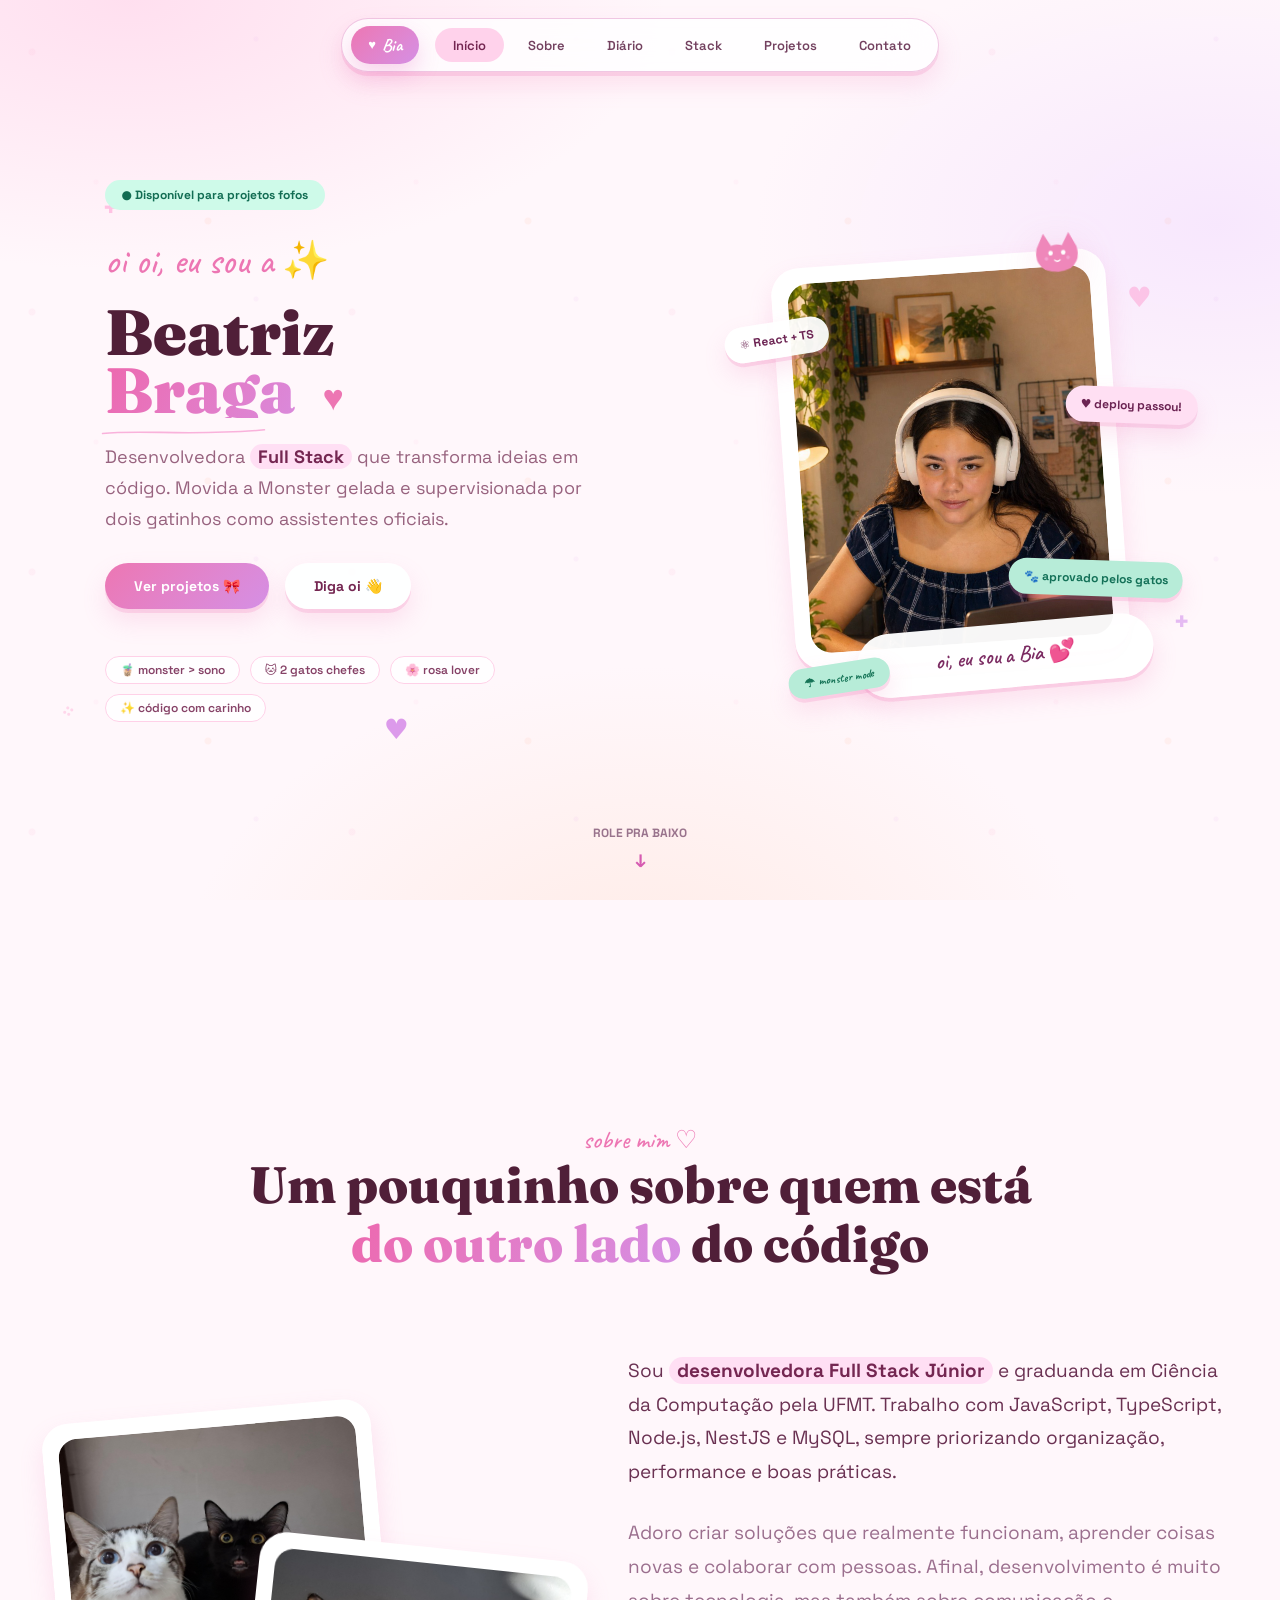
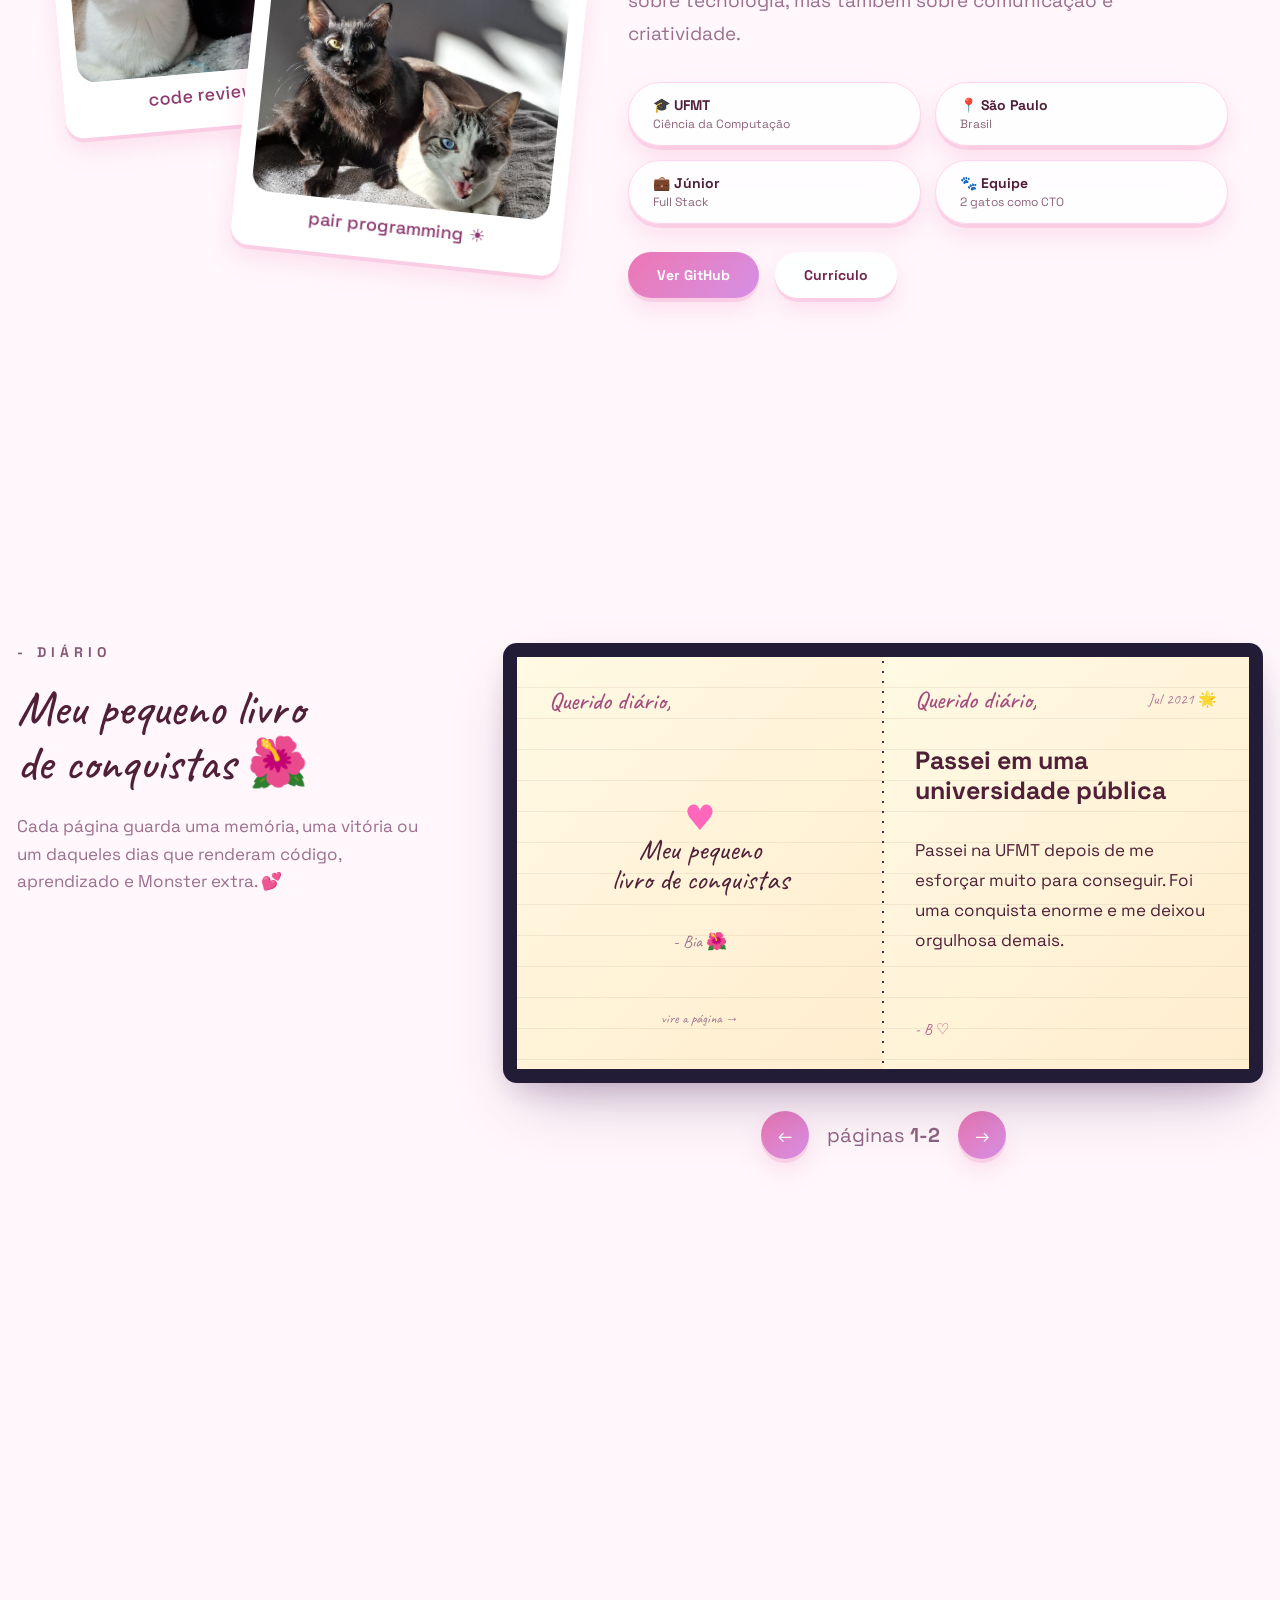
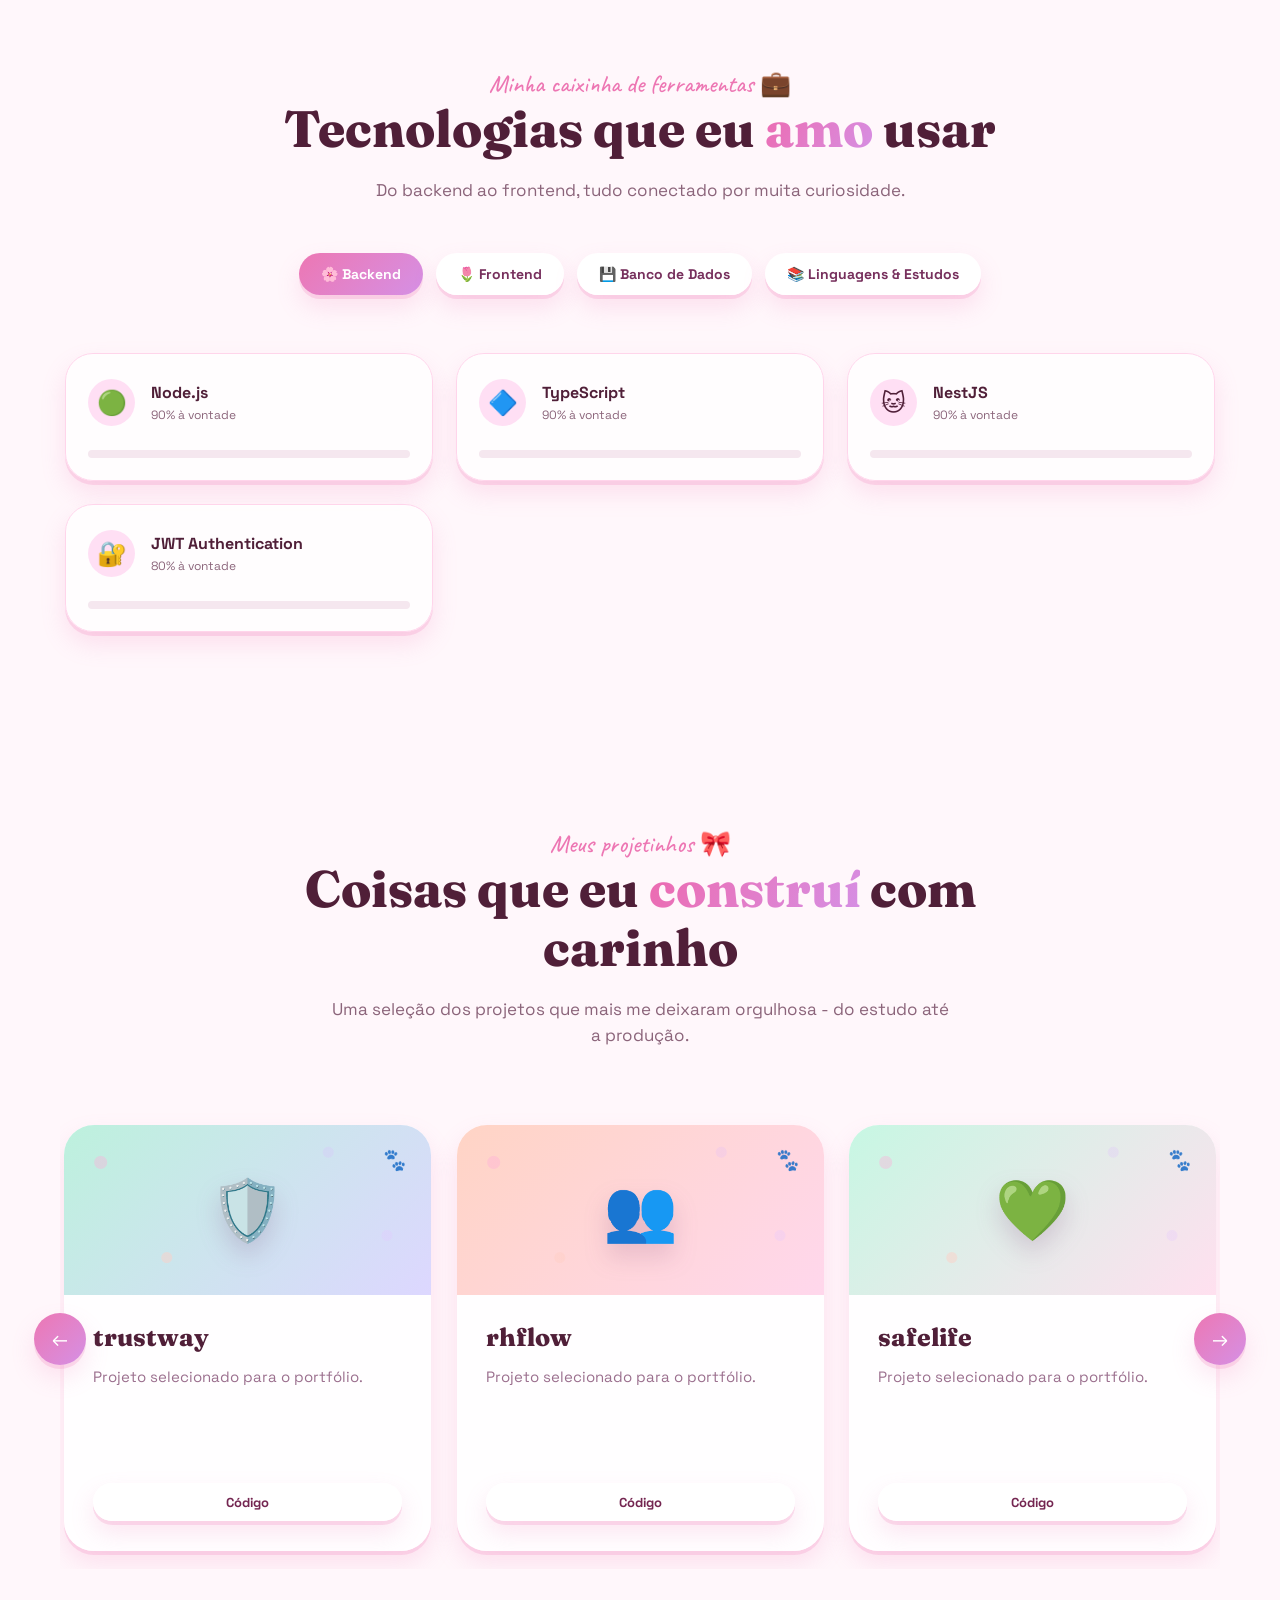
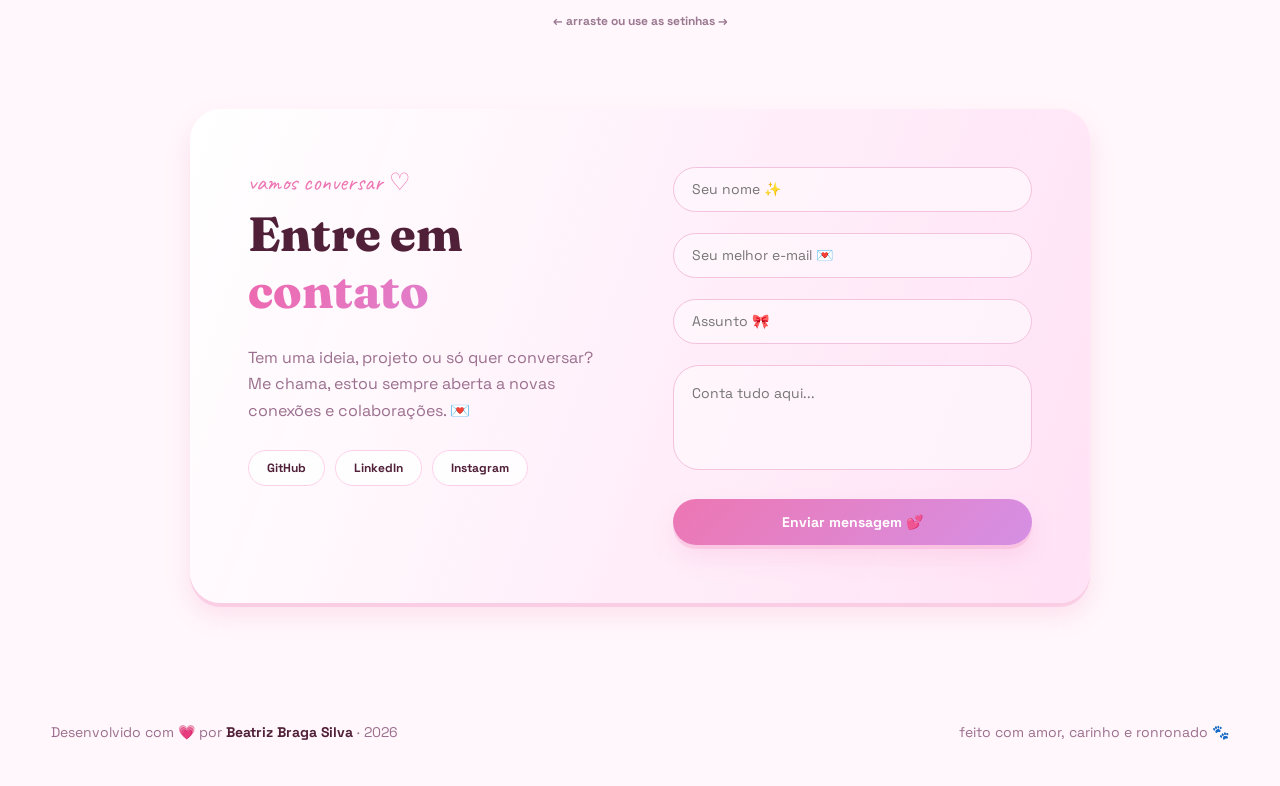
<file: index.html>
<!DOCTYPE html>
<html lang="pt-br">

<head>
  <meta charset="UTF-8">
  <meta name="viewport" content="width=device-width, initial-scale=1.0">
  <meta name="author" content="Beatriz Braga Silva">
  <meta name="description" content="Portfolio de Beatriz Braga Silva, desenvolvedora Full Stack.">
  <meta name="robots" content="index, follow">

  <link rel="preconnect" href="https://fonts.googleapis.com">
  <link rel="preconnect" href="https://fonts.gstatic.com" crossorigin>
  <link href="https://fonts.googleapis.com/css2?family=Caveat:wght@500;600;700&family=Fraunces:opsz,wght@9..144,700;9..144,800;9..144,900&family=Space+Grotesk:wght@400;500;600;700&display=swap" rel="stylesheet">
  <link rel="stylesheet" href="./assets/css/style.css">

  <title>Portfolio Beatriz Braga Silva</title>
</head>

<body>
  <div class="progress-bar" aria-hidden="true"></div>
  <div class="page-sparkles" aria-hidden="true">
    <span class="sparkle s1">+</span>
    <span class="sparkle s2">♥</span>
    <span class="sparkle s3">+</span>
    <span class="sparkle s4">♥</span>
    <span class="paw">::</span>
  </div>

  <header>
    <nav class="menu-content" aria-label="Menu principal">
      <a href="#hero" id="titulo"><span class="titulo-icon">♥</span> Bia</a>
      <button class="menu-toggle" type="button" aria-label="Abrir menu" aria-expanded="false" aria-controls="menu-list">
        <span></span>
        <span></span>
        <span></span>
      </button>
      <ul class="menu-list" id="menu-list">
        <li><a href="#hero" class="active">Início</a></li>
        <li><a href="#about">Sobre</a></li>
        <li><a href="#diary">Diário</a></li>
        <li><a href="#stack">Stack</a></li>
        <li><a href="#projects">Projetos</a></li>
        <li><a href="#contact">Contato</a></li>
        <li class="menu-close-item"><button class="menu-close" type="button">Fechar X</button></li>
      </ul>
    </nav>
  </header>

  <main>
    <section id="hero" class="hero-container page-section">
      <div class="hero-left">
        <span class="hero-badge">● Disponível para projetos fofos</span>
        <p class="hero-hello">oi oi, eu sou a <span>✨</span></p>
        <h1>Beatriz <span>Braga <b>♥</b></span></h1>
        <p class="hero-description">Desenvolvedora <strong>Full Stack</strong> que transforma ideias em código. Movida a Monster gelada e supervisionada por dois gatinhos como assistentes oficiais.</p>

        <div class="buttons-container">
          <a href="#projects" class="button button-primary">Ver projetos 🎀</a>
          <a href="#contact" class="button button-soft">Diga oi 👋</a>
        </div>

        <div class="hero-tags">
          <span>🧋 monster &gt; sono</span>
          <span>🐱 2 gatos chefes</span>
          <span>🌸 rosa lover</span>
          <span>✨ código com carinho</span>
        </div>
      </div>

      <div class="hero-right">
        <article class="hero-card" aria-label="Foto de Beatriz">
          <img src="./assets/img/eu.png" alt="Beatriz Braga Silva usando fone." class="hero-photo">
          <span class="hero-chip chip-one">⚛ React + TS</span>
          <span class="hero-chip chip-two">♥ deploy passou!</span>
          <span class="hero-chip chip-three">🐾 aprovado pelos gatos</span>
          <svg viewBox="0 0 64 64" class="hero-cat cat-face" aria-hidden="true">
            <path d="M10 30 L18 14 L26 28 Q32 26 38 28 L46 14 L54 30 Q58 46 46 54 Q32 60 18 54 Q6 46 10 30 Z" fill="currentColor"></path>
            <circle cx="25" cy="36" r="2.5" fill="#fff" class="blink"></circle>
            <circle cx="39" cy="36" r="2.5" fill="#fff" class="blink"></circle>
            <path d="M29 44 Q32 47 35 44" stroke="#fff" stroke-width="1.5" fill="none" stroke-linecap="round"></path>
            <circle cx="20" cy="42" r="2" fill="#f7b1db" opacity="0.7"></circle>
            <circle cx="44" cy="42" r="2" fill="#f7b1db" opacity="0.7"></circle>
          </svg>
          <div class="hero-card-footer"><span>☂ monster mode</span> oi, eu sou a Bia 💕</div>
        </article>
      </div>

      <a href="#about" class="scroll-hint" aria-label="Rolar para baixo">
        <span>ROLE PRA BAIXO</span>
        <strong>↓</strong>
      </a>
    </section>

    <section id="about" class="about-container page-section">
      <div class="section-title center-title">
        <p>sobre mim ♡</p>
        <h2>Um pouquinho sobre quem está <span>do outro lado</span> do código</h2>
      </div>

      <div class="about-grid">
        <div class="cat-polaroids">
          <figure class="polaroid polaroid-one">
            <img src="./assets/img/gatos.jpeg" alt="Dois gatos olhando para a camera.">
            <figcaption>code reviewers 🐾</figcaption>
          </figure>
          <figure class="polaroid polaroid-two">
            <img src="./assets/img/filhos.jpeg" alt="Dois gatos deitados juntos.">
            <figcaption>pair programming ☀</figcaption>
          </figure>
        </div>

        <div class="about-content">
          <p>Sou <strong>desenvolvedora Full Stack Júnior</strong> e graduanda em Ciência da Computação pela UFMT. Trabalho com JavaScript, TypeScript, Node.js, NestJS e MySQL, sempre priorizando organização, performance e boas práticas.</p>
          <p>Adoro criar soluções que realmente funcionam, aprender coisas novas e colaborar com pessoas. Afinal, desenvolvimento é muito sobre tecnologia, mas também sobre comunicação e criatividade.</p>

          <div class="about-facts">
            <span><b>🎓 UFMT</b><small>Ciência da Computação</small></span>
            <span><b>📍 São Paulo</b><small>Brasil</small></span>
            <span><b>💼 Júnior</b><small>Full Stack</small></span>
            <span><b>🐾 Equipe</b><small>2 gatos como CTO</small></span>
          </div>

          <div class="buttons-container">
            <a href="https://github.com/BiiaBraga" target="_blank" class="button button-primary">Ver GitHub</a>
            <a href="./assets/Curriculo2026.pdf" target="_blank" class="button button-soft">Currículo</a>
          </div>
        </div>
      </div>
    </section>

    <section id="diary" class="diary-container page-section">
      <div class="diary-copy">
        <p class="eyebrow">- DIÁRIO</p>
        <h2>Meu pequeno livro<br>de conquistas 🌺</h2>
        <p>Cada página guarda uma memória, uma vitória ou um daqueles dias que renderam código, aprendizado e Monster extra. 💕</p>
      </div>

      <div class="diary-book-wrap">
        <article class="book">
          <div class="book-page cover-page" id="diary-left-cover">
            <div class="page-lines">
              <h3>Querido diário,</h3>
              <div class="cover-mark">♥</div>
              <p>Meu pequeno<br>livro de conquistas</p>
              <small>- Bia 🌺</small>
              <span>vire a página →</span>
            </div>
          </div>
          <div class="book-page story-page story-page-left" id="diary-left-story" hidden>
            <div class="page-lines">
              <div class="story-top">
                <h3>Querido diário,</h3>
                <small id="diary-left-date"></small>
              </div>
              <h4 id="diary-left-title"></h4>
              <p id="diary-left-text"></p>
              <small class="signature">- B ♡</small>
            </div>
          </div>
          <div class="book-page story-page">
            <div class="page-lines">
              <div class="story-top">
                <h3>Querido diário,</h3>
                <small id="diary-date"></small>
              </div>
              <h4 id="diary-title"></h4>
              <p id="diary-text"></p>
              <small class="signature">- B ♡</small>
            </div>
          </div>
          <div class="turn-page" aria-hidden="true"></div>
        </article>

        <div class="diary-controls">
          <button class="round-btn" type="button" data-diary="prev" aria-label="Pagina anterior">←</button>
          <span>páginas <b id="diary-page">1-2</b></span>
          <button class="round-btn active" type="button" data-diary="next" aria-label="Proxima pagina">→</button>
        </div>
      </div>
    </section>

    <section id="stack" class="stack-container page-section">
      <div class="section-title center-title">
        <p>Minha caixinha de ferramentas 💼</p>
        <h2>Tecnologias que eu <span>amo</span> usar</h2>
        <small>Do backend ao frontend, tudo conectado por muita curiosidade.</small>
      </div>

      <div class="stack-tabs" role="tablist" aria-label="Categorias de tecnologias">
        <button class="tab active" type="button" data-stack="backend">🌸 Backend</button>
        <button class="tab" type="button" data-stack="frontend">🌷 Frontend</button>
        <button class="tab" type="button" data-stack="database">💾 Banco de Dados</button>
        <button class="tab" type="button" data-stack="languages">📚 Linguagens & Estudos</button>
      </div>

      <div class="skills-grid" aria-live="polite"></div>
    </section>

    <section id="projects" class="projects-container page-section">
      <div class="section-title center-title">
        <p>Meus projetinhos 🎀</p>
        <h2>Coisas que eu <span>construí</span> com carinho</h2>
        <small>Uma seleção dos projetos que mais me deixaram orgulhosa - do estudo até a produção.</small>
      </div>

      <div class="project-slider">
        <button class="project-arrow prev" type="button" data-project="prev" aria-label="Projeto anterior">←</button>
        <div class="project-track" aria-live="polite">
          <p class="project-loading">Carregando projetos do GitHub...</p>
        </div>
        <button class="project-arrow next" type="button" data-project="next" aria-label="Proximo projeto">→</button>
      </div>
      <p class="drag-note">← arraste ou use as setinhas →</p>
    </section>

    <section id="contact" class="contact-container page-section">
      <div class="contact-card">
        <article class="contact-info">
          <p>vamos conversar ♡</p>
          <h2>Entre em <span>contato</span></h2>
          <p>Tem uma ideia, projeto ou só quer conversar? Me chama, estou sempre aberta a novas conexões e colaborações. 💌</p>
          <div class="social-links">
            <a href="https://github.com/BiiaBraga" target="_blank">GitHub</a>
            <a href="https://www.linkedin.com/in/beatriz-braga-silva/" target="_blank">LinkedIn</a>
            <a href="https://www.instagram.com/biia.braga?igsh=MTF4MnFmMGYwNDZwcg%3D%3D&utm_source=qr" target="_blank">Instagram</a>
          </div>
        </article>

        <form id="formulario" action="https://formsubmit.co/3f2cd6b21401178026ce277d182ceff5" method="POST">
          <input type="hidden" name="_next" value="https://biiabraga.github.io/Portfolio/success.html">
          <input type="hidden" name="_captcha" value="false">

          <input id="nome" name="nome" type="text" placeholder="Seu nome ✨">
          <span id="erro-nome"></span>
          <input id="email" name="email" type="email" placeholder="Seu melhor e-mail 💌">
          <span id="erro-email"></span>
          <input id="assunto" name="assunto" type="text" placeholder="Assunto 🎀">
          <span id="erro-assunto"></span>
          <textarea id="mensagem" name="mensagem" placeholder="Conta tudo aqui..."></textarea>
          <span id="erro-mensagem"></span>
          <button class="button button-primary" type="submit">Enviar mensagem 💕</button>
        </form>
      </div>
    </section>
  </main>

  <footer>
    <span>Desenvolvido com 💗 por <strong>Beatriz Braga Silva</strong> · 2026</span>
    <span>feito com amor, carinho e ronronado 🐾</span>
  </footer>

  <script src="./assets/js/script.js?v=20260530-success"></script>
</body>

</html>
</file>
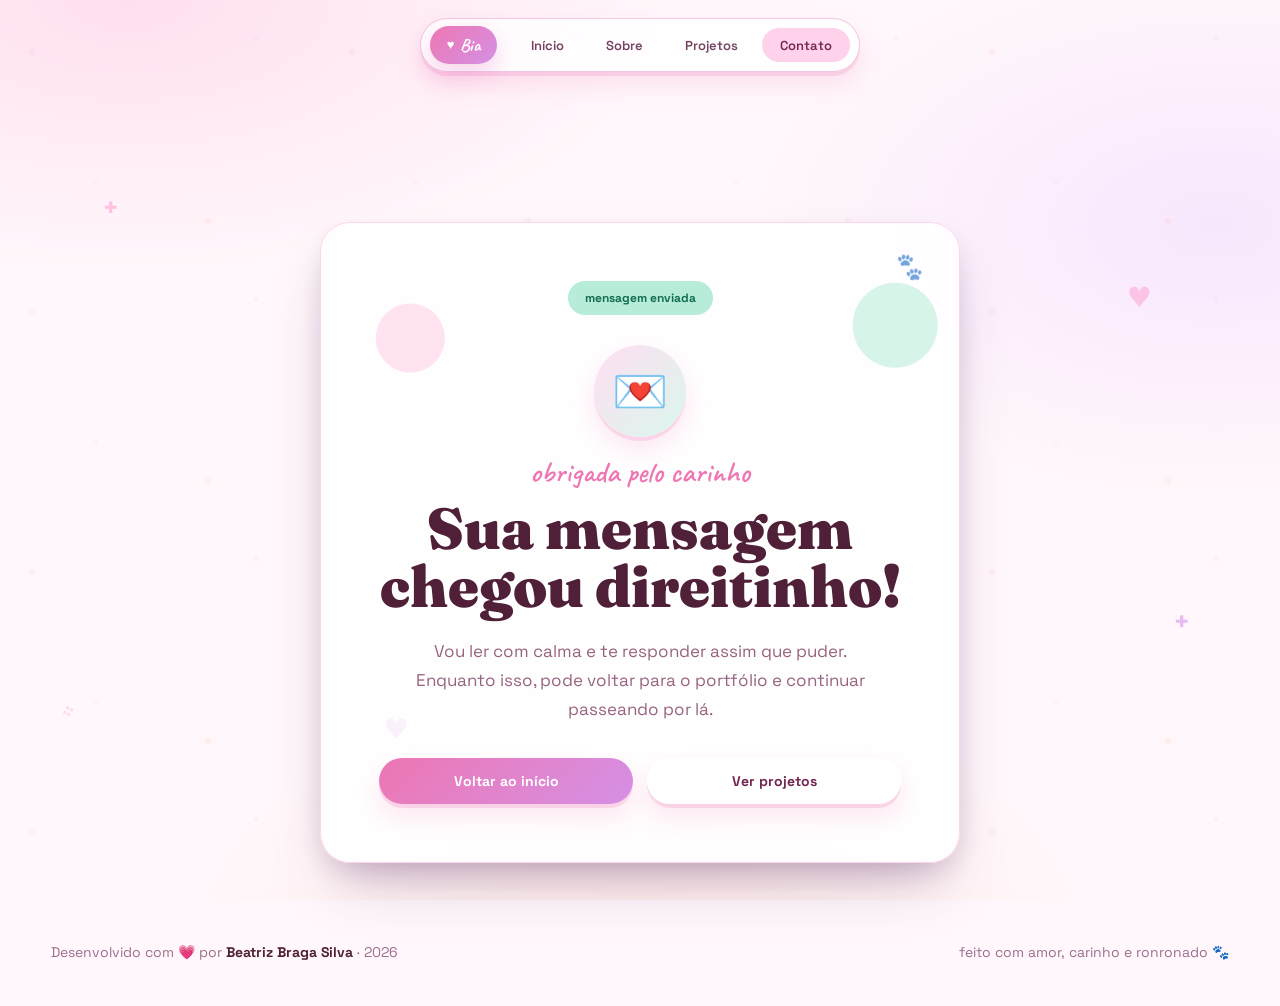
<file: success.html>
<!DOCTYPE html>
<html lang="pt-br">

<head>
  <meta charset="UTF-8">
  <meta name="viewport" content="width=device-width, initial-scale=1.0">
  <meta name="author" content="Beatriz Braga Silva">
  <meta name="description" content="Mensagem enviada com sucesso para Beatriz Braga Silva.">
  <meta name="robots" content="noindex, follow">

  <link rel="preconnect" href="https://fonts.googleapis.com">
  <link rel="preconnect" href="https://fonts.gstatic.com" crossorigin>
  <link href="https://fonts.googleapis.com/css2?family=Caveat:wght@500;600;700&family=Fraunces:opsz,wght@9..144,700;9..144,800;9..144,900&family=Space+Grotesk:wght@400;500;600;700&display=swap" rel="stylesheet">
  <link rel="stylesheet" href="./assets/css/style.css">

  <title>Mensagem enviada | Beatriz Braga</title>
</head>

<body class="success-page">
  <div class="page-sparkles" aria-hidden="true">
    <span class="sparkle s1">+</span>
    <span class="sparkle s2">♥</span>
    <span class="sparkle s3">+</span>
    <span class="sparkle s4">♥</span>
    <span class="paw">::</span>
  </div>

  <header>
    <nav class="menu-content" aria-label="Menu principal">
      <a href="./index.html#hero" id="titulo"><span class="titulo-icon">♥</span> Bia</a>
      <ul class="menu-list">
        <li><a href="./index.html#hero">Início</a></li>
        <li><a href="./index.html#about">Sobre</a></li>
        <li><a href="./index.html#projects">Projetos</a></li>
        <li><a href="./index.html#contact" class="active">Contato</a></li>
      </ul>
    </nav>
  </header>

  <main class="success-main">
    <section class="success-card" aria-labelledby="success-title">
      <span class="success-badge">mensagem enviada</span>
      <div class="success-icon" aria-hidden="true">💌</div>
      <p class="success-kicker">obrigada pelo carinho</p>
      <h1 id="success-title">Sua mensagem chegou direitinho!</h1>
      <p>Vou ler com calma e te responder assim que puder. Enquanto isso, pode voltar para o portfólio e continuar passeando por lá.</p>
      <div class="success-actions">
        <a class="button button-primary" href="./index.html#hero">Voltar ao início</a>
        <a class="button button-soft" href="./index.html#projects">Ver projetos</a>
      </div>
    </section>
  </main>

  <footer>
    <span>Desenvolvido com 💗 por <strong>Beatriz Braga Silva</strong> · 2026</span>
    <span>feito com amor, carinho e ronronado 🐾</span>
  </footer>
</body>

</html>
</file>
<file: assets/css/style.css>
* {
  box-sizing: border-box;
  margin: 0;
  padding: 0;
}

:root {
  --font-display: "Fraunces", serif;
  --font-sans: "Space Grotesk", ui-sans-serif, system-ui, sans-serif;
  --font-hand: "Caveat", cursive;
  --ink: oklch(0.32 0.08 350);
  --muted: oklch(0.55 0.06 345);
  --pink: oklch(0.72 0.16 350);
  --pink-2: oklch(0.75 0.14 320);
  --pink-soft: oklch(0.95 0.06 350);
  --mint: oklch(0.9 0.06 170);
  --butter: oklch(0.95 0.07 95);
  --paper: oklch(0.985 0.012 350);
  --white: #fff;
  --gradient-text: linear-gradient(120deg, oklch(0.7 0.18 350), oklch(0.75 0.14 320));
  --shadow: 0 8px 24px oklch(0.72 0.16 350 / 0.18);
  --shadow-sticker: 0 4px 0 oklch(0.72 0.16 350 / 0.2), 0 12px 24px oklch(0.72 0.16 350 / 0.18);
  --shadow-strong: 0 30px 60px -20px oklch(0.4 0.1 320 / 0.35), 0 12px 30px -10px oklch(0.4 0.1 320 / 0.25);
  --wide: min(92vw, 1180px);
}

html {
  scroll-behavior: smooth;
  scrollbar-color: #f27ac1 #fff2fa;
  scrollbar-width: thin;
}

body {
  min-height: 100vh;
  color: var(--ink);
  font-family: var(--font-sans);
  background:
    radial-gradient(ellipse 70% 50% at 10% 0%, oklch(0.92 0.06 350 / 0.7), transparent 60%),
    radial-gradient(ellipse 60% 50% at 95% 25%, oklch(0.92 0.06 310 / 0.55), transparent 60%),
    radial-gradient(ellipse 60% 60% at 50% 110%, oklch(0.93 0.07 40 / 0.4), transparent 60%),
    oklch(0.985 0.012 350);
  background-attachment: fixed;
  overflow-x: hidden;
}

::-webkit-scrollbar {
  width: 12px;
}

::-webkit-scrollbar-track {
  background: #fff2fa;
}

::-webkit-scrollbar-thumb {
  border: 3px solid #fff2fa;
  border-radius: 999px;
  background: linear-gradient(#f476bf, #d783df);
}

body::before {
  content: "";
  position: fixed;
  inset: 0;
  z-index: -2;
  background:
    radial-gradient(circle at 10% 20%, oklch(0.85 0.1 350 / 0.12) 0 3px, transparent 4px),
    radial-gradient(circle at 80% 15%, oklch(0.85 0.1 320 / 0.12) 0 2px, transparent 3px),
    radial-gradient(circle at 30% 70%, oklch(0.85 0.1 350 / 0.08) 0 2px, transparent 3px),
    radial-gradient(circle at 65% 85%, oklch(0.85 0.1 40 / 0.12) 0 3px, transparent 4px);
  background-size: 320px 260px;
  pointer-events: none;
}

a {
  color: inherit;
  text-decoration: none;
}

button,
input,
textarea {
  font: inherit;
}

.progress-bar {
  position: fixed;
  inset: 0 auto auto 0;
  z-index: 2000;
  width: 0;
  height: 5px;
  border-radius: 0 999px 999px 0;
  background: linear-gradient(90deg, #ff71bd, #e28bdd, #ff9b75);
  box-shadow: 0 8px 20px rgba(242, 92, 177, 0.35);
}

.page-sparkles {
  position: fixed;
  inset: 0;
  z-index: -1;
  pointer-events: none;
}

.sparkle,
.paw {
  position: absolute;
  color: oklch(0.85 0.12 350 / 0.7);
  font-weight: 700;
  font-size: 28px;
  animation: float-slow 6s ease-in-out infinite;
}

.s1 { left: 8%; top: 21%; }
.s2 { right: 10%; top: 31%; color: rgba(255, 121, 188, 0.34); }
.s3 { right: 7%; top: 67%; color: rgba(180, 77, 230, 0.35); }
.s4 { left: 30%; top: 79%; color: rgba(191, 79, 222, 0.55); }
.paw {
  left: 5%;
  bottom: 20%;
  width: 18px;
  height: 18px;
  color: rgba(255, 152, 204, 0.34);
  font-size: 16px;
  transform: rotate(35deg);
}

header {
  position: sticky;
  top: 18px;
  z-index: 1000;
  width: fit-content;
  max-width: calc(100vw - 24px);
  margin: 18px auto 0;
  padding: 7px 9px;
  border: 1px solid rgba(234, 177, 216, 0.7);
  border-radius: 999px;
  background: oklch(1 0 0 / 0.7);
  box-shadow: var(--shadow-sticker);
  backdrop-filter: blur(22px);
  -webkit-backdrop-filter: blur(22px);
}

.menu-content,
.menu-list {
  display: flex;
  align-items: center;
}

.menu-content {
  gap: 16px;
}

.menu-list {
  gap: 6px;
  list-style: none;
}

.menu-toggle,
.menu-close-item {
  display: none;
}

.menu-toggle,
.menu-close {
  border: 0;
  cursor: pointer;
  font: inherit;
}

.menu-toggle {
  position: relative;
  width: 28px;
  height: 34px;
  border-radius: 999px;
  color: #743158;
  background: transparent;
}

.menu-toggle span {
  position: absolute;
  left: 50%;
  width: 19px;
  height: 2px;
  margin: 0;
  border-radius: 999px;
  background: currentColor;
  transform: translateX(-50%);
}

.menu-toggle span:nth-child(1) {
  top: 11px;
}

.menu-toggle span:nth-child(2) {
  top: 16px;
}

.menu-toggle span:nth-child(3) {
  top: 21px;
}

#titulo {
  display: inline-flex;
  align-items: center;
  gap: 6px;
  padding: 8px 17px;
  border-radius: 999px;
  color: #fff;
  font-family: var(--font-hand);
  font-size: 18px;
  font-weight: 700;
  background: linear-gradient(135deg, var(--pink), var(--pink-2));
  box-shadow: 0 10px 22px rgba(221, 78, 171, 0.22);
}

.titulo-icon {
  font-size: 13px;
}

.menu-list a {
  display: inline-flex;
  align-items: center;
  justify-content: center;
  min-height: 34px;
  padding: 0 18px;
  border-radius: 999px;
  color: #73415f;
  font-size: 13px;
  font-weight: 600;
  transition: 0.25s ease;
}

.menu-list a:hover,
.menu-list a.active {
  color: oklch(0.4 0.12 350);
  background: oklch(0.92 0.07 350);
}

.page-section {
  width: var(--wide);
  margin: 0 auto;
  scroll-margin-top: 90px;
}

.hero-container {
  position: relative;
  display: grid;
  grid-template-columns: minmax(390px, 480px) minmax(360px, 450px);
  align-items: center;
  justify-content: center;
  gap: clamp(100px, 11vw, 190px);
  min-height: calc(100vh - 78px);
  padding: 42px 0 126px;
}

.hero-left {
  display: flex;
  flex-direction: column;
  align-items: flex-start;
  transform: translateY(10px);
}

.hero-badge {
  display: inline-flex;
  align-items: center;
  margin-bottom: 27px;
  padding: 7px 17px;
  border-radius: 999px;
  color: #126d53;
  background: oklch(0.95 0.05 170);
  font-size: 12px;
  font-weight: 700;
}

.hero-hello {
  margin-bottom: 19px;
  color: var(--pink);
  font-family: var(--font-hand);
  font-size: 38px;
  font-weight: 500;
}

.hero-left h1 {
  color: var(--ink);
  font-family: var(--font-display);
  font-size: clamp(64px, 5vw, 88px);
  font-weight: 900;
  line-height: 0.9;
}

.hero-left h1 span {
  position: relative;
  display: block;
  width: fit-content;
  background: var(--gradient-text);
  background-clip: text;
  -webkit-background-clip: text;
  color: transparent;
}

.hero-left h1 span::after {
  content: "";
  position: absolute;
  left: -4px;
  bottom: -24px;
  width: calc(100% - 74px);
  height: 20px;
  background-image: url("data:image/svg+xml,%3Csvg width='320' height='24' viewBox='0 0 320 24' xmlns='http://www.w3.org/2000/svg'%3E%3Cpath d='M3 15 C78 7 170 22 317 10' fill='none' stroke='%23f8a1d4' stroke-width='3' stroke-linecap='round'/%3E%3C/svg%3E");
  background-repeat: no-repeat;
  background-size: 100% 100%;
  opacity: 0.8;
  transform: rotate(-0.4deg);
  transform-origin: left center;
}

.hero-left h1 b {
  position: relative;
  z-index: 1;
  display: inline-block;
  margin-left: 16px;
  color: var(--pink);
  font-size: 36px;
  vertical-align: middle;
}

.hero-description {
  max-width: 500px;
  margin-top: 24px;
  color: #98637f;
  font-size: 18px;
  line-height: 1.72;
}

.hero-description strong,
.about-content strong {
  padding: 1px 8px;
  border-radius: 999px;
  color: oklch(0.4 0.12 350);
  background: var(--pink-soft);
  font-weight: 800;
}

.buttons-container {
  display: flex;
  flex-wrap: wrap;
  gap: 16px;
  margin-top: 28px;
}

.button {
  display: inline-flex;
  align-items: center;
  justify-content: center;
  min-height: 46px;
  padding: 0 29px;
  border: 0;
  border-radius: 999px;
  cursor: pointer;
  font-size: 14px;
  font-weight: 800;
  transition: 0.25s ease;
}

.button-primary {
  color: #fff;
  background: linear-gradient(135deg, var(--pink), var(--pink-2));
  box-shadow: var(--shadow-sticker);
}

.button-soft {
  color: oklch(0.4 0.12 350);
  background: oklch(1 0 0 / 0.9);
  box-shadow: var(--shadow-sticker);
}

.button:hover {
  transform: translateY(-3px);
}

.hero-tags {
  display: flex;
  flex-wrap: wrap;
  gap: 10px;
  margin-top: 47px;
}

.hero-tags span,
.project-tags span {
  padding: 5px 14px;
  border: 1px solid #ffd1e8;
  border-radius: 999px;
  color: #864267;
  background: rgba(255, 255, 255, 0.82);
  font-size: 12px;
  font-weight: 600;
}

.hero-right {
  display: flex;
  justify-content: center;
  transform: translateY(18px);
}

.hero-card {
  position: relative;
  width: clamp(335px, 25vw, 430px);
  padding: 16px;
  border-radius: 28px;
  background: oklch(1 0 0 / 0.96);
  box-shadow: var(--shadow-sticker);
  transform: rotate(-4deg);
}

.hero-photo {
  display: block;
  width: 100%;
  aspect-ratio: 0.82 / 1;
  border-radius: 21px;
  object-fit: cover;
  object-position: center 25%;
}

.hero-chip {
  position: absolute;
  display: inline-flex;
  align-items: center;
  justify-content: center;
  min-height: 36px;
  padding: 0 15px;
  border-radius: 999px;
  color: #6c2453;
  background: oklch(1 0 0 / 0.94);
  box-shadow: var(--shadow-sticker);
  font-size: 12px;
  font-weight: 800;
  white-space: nowrap;
}

.chip-one { top: 52px; left: -50px; transform: rotate(-5deg); }
.chip-two { top: 142px; right: -83px; transform: rotate(6deg); background: #ffdff3; }
.chip-three { right: -56px; bottom: 54px; transform: rotate(6deg); color: #147158; background: var(--mint); }

.hero-card-footer {
  position: absolute;
  right: -22px;
  bottom: -31px;
  left: 60px;
  display: flex;
  align-items: center;
  justify-content: center;
  min-height: 64px;
  padding: 15px 28px;
  border-radius: 999px;
  color: #7b2b62;
  background: oklch(1 0 0 / 0.96);
  box-shadow: var(--shadow-sticker);
  font-family: var(--font-hand);
  font-size: 22px;
  font-weight: 600;
  text-align: center;
  transform: rotate(-1deg);
}

.hero-card-footer span {
  position: absolute;
  left: -70px;
  bottom: 9px;
  padding: 7px 16px;
  border-radius: 999px;
  color: #157356;
  background: var(--mint);
  font-size: 12px;
  font-weight: 800;
  white-space: nowrap;
  box-shadow: var(--shadow-sticker);
  transform: rotate(-4deg);
}

.hero-cat {
  position: absolute;
  top: -30px;
  right: 18px;
  width: 58px;
  height: 58px;
  color: oklch(0.75 0.14 350);
  filter: drop-shadow(0 10px 20px oklch(0.72 0.16 350 / 0.24));
  animation: float-slow 6s ease-in-out infinite;
}

.blink {
  animation: blink 4s ease-in-out infinite;
  transform-origin: center;
}

.scroll-hint {
  position: absolute;
  left: 50%;
  bottom: 22px;
  display: flex;
  flex-direction: column;
  align-items: center;
  gap: 8px;
  color: #99738c;
  font-size: 12px;
  font-weight: 700;
  transform: translateX(-50%);
}

.scroll-hint strong {
  color: #d65bb1;
  font-size: 18px;
  animation: bob 1.8s ease-in-out infinite;
}

@keyframes bob {
  50% { transform: translateY(8px); }
}

@keyframes float-slow {
  0%,
  100% {
    transform: translateY(0) rotate(0deg);
  }

  50% {
    transform: translateY(-12px) rotate(-2deg);
  }
}

@keyframes wiggle {
  0%,
  100% {
    transform: rotate(-3deg);
  }

  50% {
    transform: rotate(3deg);
  }
}

@keyframes blink {
  0%,
  90%,
  100% {
    transform: scaleY(1);
  }

  95% {
    transform: scaleY(0.1);
  }
}

.section-title {
  max-width: 850px;
}

.center-title {
  margin: 0 auto;
  text-align: center;
}

.section-title p {
  color: var(--pink);
  font-family: var(--font-hand);
  font-size: 25px;
  font-weight: 500;
}

.section-title h2 {
  color: var(--ink);
  font-family: var(--font-display);
  font-size: clamp(42px, 4vw, 60px);
  font-weight: 800;
  line-height: 1.15;
}

.section-title h2 span {
  background: var(--gradient-text);
  background-clip: text;
  -webkit-background-clip: text;
  color: transparent;
  font-weight: 800;
}

.section-title small {
  display: block;
  max-width: 620px;
  margin: 18px auto 0;
  color: var(--muted);
  font-size: 17px;
  line-height: 1.55;
}

.about-container {
  min-height: 940px;
  padding-top: 230px;
  padding-bottom: 130px;
}

.about-grid {
  display: grid;
  grid-template-columns: 470px minmax(420px, 600px);
  align-items: center;
  justify-content: center;
  gap: 105px;
  margin-top: 80px;
}

.cat-polaroids {
  position: relative;
  min-height: 430px;
}

.polaroid {
  position: absolute;
  width: 330px;
  padding: 16px 16px 22px;
  border-radius: 27px 27px 18px 18px;
  background: #fff;
  box-shadow: var(--shadow-sticker);
  text-align: center;
}

.polaroid-one {
  z-index: 1;
}

.polaroid-two {
  z-index: 2;
}

.polaroid img {
  display: block;
  width: 100%;
  aspect-ratio: 1.22 / 1;
  border-radius: 19px;
  object-fit: cover;
}

.polaroid figcaption {
  margin-top: 10px;
  color: #8d3a70;
  font-size: 18px;
  font-weight: 500;
}

.polaroid-one {
  top: 0;
  left: 0;
  transform: rotate(-5deg);
}

.polaroid-two {
  right: -52px;
  bottom: -20px;
  transform: rotate(6deg);
}

.about-content p {
  color: #6a3152;
  font-size: 19px;
  line-height: 1.78;
}

.about-content p + p {
  margin-top: 27px;
  color: #9b6f8e;
}

.about-facts {
  display: grid;
  grid-template-columns: repeat(2, minmax(0, 1fr));
  gap: 14px;
  margin-top: 31px;
}

.about-facts span {
  display: flex;
  flex-direction: column;
  gap: 2px;
  min-height: 62px;
  padding: 13px 24px;
  border: 1px solid #ffd4eb;
  border-radius: 999px;
  background: oklch(1 0 0 / 0.7);
  backdrop-filter: blur(20px);
  box-shadow: var(--shadow-sticker);
}

.about-facts b {
  font-size: 14px;
  font-weight: 800;
}

.about-facts small {
  color: var(--muted);
  font-size: 12px;
}

.diary-container {
  display: grid;
  grid-template-columns: 410px 760px;
  align-items: start;
  justify-content: center;
  gap: 76px;
  min-height: 820px;
  margin-top: 120px;
  margin-bottom: 150px;
  padding-top: 95px;
}

.eyebrow {
  margin-bottom: 20px;
  color: #855a78;
  font-size: 14px;
  font-weight: 700;
  letter-spacing: 5px;
}

.diary-copy h2 {
  font-family: var(--font-hand);
  font-size: 49px;
  font-weight: 500;
  line-height: 1.12;
}

.diary-copy > p:not(.eyebrow) {
  margin-top: 22px;
  color: #9b6f8e;
  font-size: 17px;
  line-height: 1.62;
}

.diary-book-wrap {
  display: flex;
  flex-direction: column;
  align-items: center;
}

.diary-controls {
  display: flex;
  align-items: center;
  justify-content: center;
  gap: 18px;
  margin-top: 28px;
  color: #8e6382;
  font-size: 20px;
}

.round-btn,
.project-arrow {
  display: grid;
  place-items: center;
  border: 0;
  border-radius: 999px;
  cursor: pointer;
  color: #a63a7b;
  background: #fff;
  box-shadow: var(--shadow-sticker);
}

[hidden] {
  display: none !important;
}

.round-btn {
  width: 48px;
  height: 48px;
  color: #fff;
  background: linear-gradient(135deg, var(--pink), var(--pink-2));
  font-size: 18px;
}

.round-btn.active {
  color: #fff;
  background: linear-gradient(135deg, var(--pink), var(--pink-2));
}

.book {
  position: relative;
  display: grid;
  grid-template-columns: 1fr 1fr;
  width: 760px;
  height: 440px;
  padding: 14px;
  border: 0;
  border-radius: 14px;
  background: oklch(0.25 0.05 295);
  box-shadow: var(--shadow-strong);
  overflow: hidden;
  perspective: 1600px;
}

.book-page {
  position: relative;
  height: 100%;
  padding: 28px 32px;
  --paper-line: 30px;
  background:
    repeating-linear-gradient(to bottom, transparent 0 var(--paper-line), oklch(0.85 0.04 70 / 0.35) var(--paper-line) calc(var(--paper-line) + 1px)),
    linear-gradient(135deg, oklch(0.985 0.03 90) 0%, oklch(0.96 0.05 70) 100%);
  overflow: hidden;
}

.book-page::before {
  content: none;
  position: absolute;
  inset: 24px 28px 24px;
  background: repeating-linear-gradient(
    to bottom,
    transparent 0,
    transparent 28px,
    rgba(194, 151, 88, 0.25) 29px,
    rgba(194, 151, 88, 0.25) 30px
  );
  pointer-events: none;
}

.page-lines {
  position: relative;
  z-index: 1;
  width: 100%;
  height: 100%;
}

.cover-page {
  display: flex;
  flex-direction: column;
  align-items: center;
  justify-content: center;
  border-right: 0;
  text-align: center;
}

.book::after {
  content: "";
  position: absolute;
  top: 14px;
  bottom: 14px;
  left: 50%;
  z-index: 5;
  width: 6px;
  transform: translateX(-50%);
  background-image: radial-gradient(circle, oklch(0.35 0.05 295) 1px, transparent 1.5px);
  background-size: 6px 10px;
  pointer-events: none;
}

.book-page h3 {
  position: absolute;
  top: 1px;
  left: 0;
  color: #a34c7e;
  font-family: var(--font-hand);
  font-size: 25px;
  font-weight: 500;
  line-height: 30px;
}

.cover-mark {
  position: absolute;
  top: 118px;
  left: 50%;
  color: #ff67bc;
  font-size: 35px;
  line-height: 30px;
  transform: translateX(-50%);
}

.cover-page p {
  position: absolute;
  top: 150px;
  left: 0;
  width: 100%;
  font-family: var(--font-hand);
  font-size: 29px;
  line-height: 30px;
}

.cover-page small {
  position: absolute;
  top: 242px;
  left: 0;
  width: 100%;
  color: #96728a;
  font-family: var(--font-hand);
  font-size: 17px;
  line-height: 30px;
}

.cover-page span {
  position: absolute;
  bottom: 7px;
  left: 0;
  width: 100%;
  color: #9e778e;
  font-family: var(--font-hand);
  font-size: 14px;
  line-height: 30px;
}

.story-top {
  display: flex;
  justify-content: space-between;
  align-items: flex-start;
  height: var(--paper-line);
}

.story-top h3 {
  position: static;
  line-height: var(--paper-line);
}

.story-top small {
  color: #ae7895;
  font-family: var(--font-hand);
  font-size: 15px;
  line-height: var(--paper-line);
}

.story-page h4 {
  min-height: calc(var(--paper-line) * 3);
  margin-top: var(--paper-line);
  margin-bottom: 0;
  font-size: 25px;
  font-weight: 800;
  line-height: var(--paper-line);
}

.story-page-left h4 {
  padding-right: 12px;
}

.story-page p {
  min-height: calc(var(--paper-line) * 6);
  margin-top: 0;
  margin-bottom: 0;
  font-size: 17px;
  line-height: var(--paper-line);
}

.story-page-left p {
  padding-right: 16px;
}

.signature {
  color: #ad5d87;
  font-family: var(--font-hand);
  font-size: 15px;
  line-height: var(--paper-line);
}

.turn-page {
  position: absolute;
  top: 14px;
  right: 14px;
  bottom: 14px;
  z-index: 3;
  width: calc(50% - 14px);
  border-left: 0;
  background:
    linear-gradient(90deg, oklch(0.3 0.1 320 / 0.2), oklch(0.985 0.03 90) 18%, oklch(0.96 0.05 70) 100%),
    repeating-linear-gradient(to bottom, transparent 0 30px, oklch(0.85 0.04 70 / 0.35) 30px 31px);
  box-shadow: 0 10px 30px -10px oklch(0.3 0.1 320 / 0.35);
  opacity: 0;
  transform: rotateY(0deg);
  transform-origin: left center;
  pointer-events: none;
}

.book.turning .turn-page {
  animation: page-turn 680ms ease-in-out;
}

@keyframes page-turn {
  0% {
    opacity: 0;
    transform: rotateY(0deg);
  }

  12% {
    opacity: 1;
  }

  55% {
    opacity: 1;
    transform: rotateY(-110deg);
  }

  100% {
    opacity: 0;
    transform: rotateY(-178deg);
  }
}

.stack-container {
  min-height: 830px;
  padding-top: 150px;
}

.stack-tabs {
  display: flex;
  justify-content: center;
  gap: 13px;
  margin: 50px auto 58px;
}

.tab {
  min-height: 42px;
  padding: 0 22px;
  border: 0;
  border-radius: 999px;
  color: #77305d;
  background: rgba(255, 255, 255, 0.95);
  box-shadow: var(--shadow-sticker);
  cursor: pointer;
  font-size: 14px;
  font-weight: 800;
}

.tab.active {
  color: #fff;
  background: linear-gradient(135deg, var(--pink), var(--pink-2));
}

.skills-grid {
  display: grid;
  grid-template-columns: repeat(3, minmax(250px, 1fr));
  gap: 23px;
  max-width: 1150px;
  margin: 0 auto;
}

.skill-card {
  min-height: 112px;
  padding: 25px 22px 22px;
  border: 1px solid #ffd5eb;
  border-radius: 28px;
  background: rgba(255, 255, 255, 0.78);
  box-shadow: var(--shadow-sticker);
}

.skill-head {
  display: grid;
  grid-template-columns: 47px 1fr;
  align-items: center;
  gap: 16px;
}

.skill-icon {
  display: grid;
  place-items: center;
  width: 47px;
  height: 47px;
  border-radius: 999px;
  background: var(--pink-soft);
  font-size: 24px;
}

.skill-card h3 {
  font-size: 16px;
  font-weight: 800;
}

.skill-card small {
  color: var(--muted);
  font-size: 12px;
}

.meter {
  height: 8px;
  margin-top: 24px;
  border-radius: 999px;
  background: #f5e7ef;
  overflow: hidden;
}

.meter span {
  position: relative;
  display: block;
  width: 0;
  height: 100%;
  border-radius: inherit;
  background: linear-gradient(90deg, var(--pink), var(--pink-2));
  overflow: hidden;
}

.meter span::after {
  content: "";
  position: absolute;
  inset: 0;
  background: linear-gradient(90deg, transparent, rgba(255, 255, 255, 0.55), transparent);
  transform: translateX(-120%);
}

.skills-grid.animate-bars .meter span {
  animation: fillMeter 1.05s cubic-bezier(0.2, 0.85, 0.25, 1) forwards;
}

.skills-grid.animate-bars .meter span::after {
  animation: shineMeter 1.05s ease-out forwards;
}

@keyframes fillMeter {
  from { width: 0; }
  to { width: var(--level); }
}

@keyframes shineMeter {
  from { transform: translateX(-120%); }
  to { transform: translateX(120%); }
}

.projects-container {
  min-height: 820px;
  padding-top: 80px;
}

.project-slider {
  position: relative;
  width: min(100%, 1160px);
  margin: 60px auto 0;
}

.project-track {
  display: flex;
  align-items: stretch;
  gap: 26px;
  overflow-x: auto;
  padding: 16px 4px 18px;
  scroll-snap-type: x mandatory;
  scrollbar-width: none;
}

.project-track::-webkit-scrollbar {
  display: none;
}

.project-card {
  display: flex;
  flex-direction: column;
  flex: 0 0 calc((100% - 52px) / 3);
  scroll-snap-align: center;
  border-radius: 30px;
  background: rgba(255, 255, 255, 0.86);
  box-shadow: var(--shadow-sticker);
  overflow: hidden;
  transition: transform 0.28s ease, box-shadow 0.28s ease;
  will-change: transform;
}

.project-card:hover {
  transform: translateY(-12px);
  box-shadow: 0 6px 0 oklch(0.72 0.16 350 / 0.18), 0 22px 36px oklch(0.72 0.16 350 / 0.2);
}

.project-loading {
  flex: 1 0 100%;
  padding: 46px 20px;
  border-radius: 30px;
  color: #9b6f8e;
  background: rgba(255, 255, 255, 0.72);
  text-align: center;
  font-family: var(--font-hand);
  font-size: 22px;
  font-weight: 600;
}

.project-cover {
  position: relative;
  display: grid;
  place-items: center;
  height: 170px;
  font-size: 60px;
  overflow: hidden;
}

.project-cover::before {
  content: "🐾";
  position: absolute;
  top: 22px;
  right: 24px;
  z-index: 1;
  color: #fff;
  font-size: 20px;
  opacity: 0.86;
  transform: rotate(12deg);
}

.project-cover::after {
  content: "";
  position: absolute;
  inset: 0;
  background:
    radial-gradient(circle at 10% 22%, oklch(0.85 0.12 350 / 0.38) 0 6px, transparent 7px),
    radial-gradient(circle at 28% 78%, oklch(0.91 0.08 28 / 0.46) 0 5px, transparent 6px),
    radial-gradient(circle at 72% 16%, oklch(0.84 0.12 305 / 0.22) 0 5px, transparent 6px),
    radial-gradient(circle at 88% 65%, oklch(0.88 0.12 300 / 0.28) 0 5px, transparent 6px);
}

.project-icon {
  position: relative;
  z-index: 2;
  display: inline-block;
  filter: drop-shadow(0 12px 12px oklch(0.45 0.11 330 / 0.2));
  transition: transform 0.28s ease;
}

.project-card:hover .project-icon {
  transform: translateY(-10px) scale(1.08) rotate(-4deg);
}

.weather { background: linear-gradient(135deg, #ffd4c5, #ffd7ec); }
.blog { background: linear-gradient(135deg, #f4d4ff, #ffd2ef); }
.pharmacy { background: linear-gradient(135deg, #bdf1dd, #ddd7ff); }

.project-body {
  display: flex;
  flex: 1;
  flex-direction: column;
  padding: 27px 29px 30px;
}

.project-body h3 {
  font-family: var(--font-display);
  font-size: 25px;
  font-weight: 800;
}

.project-body p {
  min-height: 72px;
  margin-top: 13px;
  color: #9b6f8e;
  font-size: 15px;
  line-height: 1.55;
}

.project-tags {
  display: flex;
  flex-wrap: wrap;
  gap: 7px;
  margin-top: 18px;
}

.project-tags span {
  padding: 7px 14px;
  font-size: 13px;
}

.project-actions {
  display: grid;
  grid-template-columns: repeat(auto-fit, minmax(110px, 1fr));
  gap: 10px;
  margin-top: auto;
  padding-top: 28px;
}

.project-actions .button {
  min-height: 38px;
  padding: 0 10px;
  font-size: 13px;
}

.project-arrow {
  position: absolute;
  top: 50%;
  z-index: 2;
  width: 52px;
  height: 52px;
  color: #fff;
  background: linear-gradient(135deg, var(--pink), var(--pink-2));
  transform: translateY(-50%);
  font-size: 20px;
}

.project-arrow.prev {
  left: -26px;
}

.project-arrow.next {
  right: -26px;
}

.drag-note {
  margin-top: 44px;
  color: #9b7891;
  text-align: center;
  font-size: 12px;
  font-weight: 700;
}

.contact-container {
  min-height: 650px;
  padding: 80px 0 120px;
}

.contact-card {
  display: grid;
  grid-template-columns: 1fr 1fr;
  gap: 65px;
  width: min(900px, 100%);
  margin: 0 auto;
  padding: 58px;
  border-radius: 31px;
  background: linear-gradient(110deg, oklch(1 0 0 / 0.9), oklch(0.95 0.06 350 / 0.88));
  box-shadow: var(--shadow-sticker);
}

.contact-info > p:first-child {
  color: var(--pink);
  font-family: var(--font-hand);
  font-size: 24px;
}

.contact-info h2 {
  font-family: var(--font-display);
  margin-top: 8px;
  font-size: 48px;
  font-weight: 800;
  line-height: 1.2;
}

.contact-info h2 span {
  display: block;
  background: var(--gradient-text);
  background-clip: text;
  -webkit-background-clip: text;
  color: transparent;
}

.contact-info > p:not(:first-child) {
  margin-top: 25px;
  color: #9b6f8e;
  font-size: 16px;
  line-height: 1.65;
}

.success-page {
  display: flex;
  min-height: 100vh;
  flex-direction: column;
}

.success-main {
  display: grid;
  flex: 1;
  place-items: center;
  width: var(--wide);
  margin: 0 auto;
  padding: 150px 0 80px;
}

.success-card {
  position: relative;
  width: min(640px, 100%);
  padding: 58px;
  border: 1px solid #ffd5eb;
  border-radius: 30px;
  background:
    radial-gradient(circle at 14% 18%, oklch(0.9 0.07 350 / 0.55) 0 34px, transparent 35px),
    radial-gradient(circle at 90% 16%, oklch(0.9 0.06 170 / 0.55) 0 42px, transparent 43px),
    rgba(255, 255, 255, 0.86);
  box-shadow: var(--shadow-strong);
  text-align: center;
  overflow: hidden;
}

.success-card::before {
  content: "🐾";
  position: absolute;
  top: 28px;
  right: 34px;
  color: oklch(0.5 0.06 320 / 0.6);
  font-size: 24px;
  transform: rotate(14deg);
}

.success-badge {
  display: inline-flex;
  align-items: center;
  min-height: 34px;
  padding: 6px 17px;
  border-radius: 999px;
  color: #126d53;
  background: var(--mint);
  font-size: 12px;
  font-weight: 800;
}

.success-icon {
  display: grid;
  place-items: center;
  width: 92px;
  height: 92px;
  margin: 30px auto 16px;
  border-radius: 999px;
  background: linear-gradient(135deg, #ffdff2, #d9f7ec);
  box-shadow: var(--shadow-sticker);
  font-size: 45px;
  animation: float-slow 4s ease-in-out infinite;
}

.success-kicker {
  color: var(--pink);
  font-family: var(--font-hand);
  font-size: 30px;
  font-weight: 600;
}

.success-card h1 {
  margin-top: 8px;
  font-family: var(--font-display);
  font-size: clamp(38px, 5vw, 58px);
  font-weight: 900;
  line-height: 1;
}

.success-card > p:not(.success-kicker) {
  max-width: 470px;
  margin: 22px auto 0;
  color: #98637f;
  font-size: 17px;
  line-height: 1.7;
}

.success-actions {
  display: grid;
  grid-template-columns: 1fr 1fr;
  gap: 14px;
  margin-top: 34px;
}

.social-links {
  display: flex;
  gap: 10px;
  margin-top: 26px;
}

.social-links a {
  padding: 9px 18px;
  border: 1px solid #ffd0e9;
  border-radius: 999px;
  background: rgba(255, 255, 255, 0.86);
  font-size: 12px;
  font-weight: 800;
}

form {
  display: flex;
  flex-direction: column;
  gap: 10px;
}

form input,
form textarea {
  width: 100%;
  border: 1px solid #f3c2dc;
  border-radius: 999px;
  color: #70305a;
  background: rgba(255, 246, 252, 0.84);
  font-size: 14px;
}

form input {
  height: 45px;
  padding: 0 18px;
}

form textarea {
  min-height: 105px;
  padding: 18px;
  border-radius: 26px;
  resize: none;
}

form span {
  min-height: 1px;
  color: #d52662;
  font-size: 12px;
}

form button {
  width: 100%;
  margin-top: 8px;
}

footer {
  display: flex;
  justify-content: space-between;
  gap: 24px;
  width: var(--wide);
  margin: 0 auto;
  padding: 0 0 45px;
  color: #9b6f8e;
  font-size: 14px;
}

footer strong {
  color: var(--ink);
  font-weight: 800;
}

@media (max-width: 1100px) {
  .hero-container,
  .about-grid,
  .diary-container {
    grid-template-columns: 1fr;
    gap: 56px;
  }

  .hero-left,
  .hero-right {
    transform: none;
  }

  .about-container,
  .stack-container,
  .projects-container {
    min-height: auto;
    padding-top: 120px;
  }

  .about-grid {
    margin-top: 56px;
  }

  .cat-polaroids {
    width: min(480px, 100%);
    margin: 0 auto;
  }

  .diary-copy {
    max-width: 700px;
    margin: 0 auto;
    text-align: center;
  }

  .diary-controls {
    justify-content: center;
  }

  .skills-grid {
    grid-template-columns: repeat(2, 1fr);
  }

  .project-card {
    flex-basis: min(520px, calc(50% - 13px));
  }
}

@media (min-width: 901px) and (max-width: 1100px) {
  .hero-container {
    grid-template-columns: minmax(360px, 460px) minmax(300px, 360px);
    align-items: center;
    justify-content: center;
    gap: clamp(34px, 5vw, 58px);
    min-height: calc(100vh - 78px);
    padding: 62px 0 110px;
  }

  .hero-left {
    transform: translateY(10px);
  }

  .hero-right {
    transform: translateY(18px);
  }

  .hero-card {
    width: min(32vw, 350px);
  }

  .hero-chip {
    font-size: 11px;
  }

  .chip-two {
    right: -42px;
  }

  .chip-three {
    right: -36px;
  }
}

@media (min-width: 761px) and (max-width: 900px) {
  .hero-container {
    grid-template-columns: minmax(330px, 1fr) minmax(250px, 280px);
    align-items: center;
    justify-content: center;
    gap: 28px;
    min-height: calc(100vh - 78px);
    padding: 62px 0 100px;
  }

  .hero-left,
  .hero-right {
    transform: none;
  }

  .hero-badge {
    margin-bottom: 22px;
  }

  .hero-hello {
    margin-bottom: 15px;
    font-size: 32px;
  }

  .hero-left h1 {
    font-size: 58px;
  }

  .hero-left h1 b {
    margin-left: 10px;
    font-size: 28px;
  }

  .hero-description {
    max-width: 360px;
    font-size: 16px;
    line-height: 1.64;
  }

  .buttons-container {
    gap: 12px;
  }

  .button {
    min-height: 42px;
    padding: 0 22px;
  }

  .hero-tags {
    gap: 8px;
    margin-top: 36px;
  }

  .hero-card {
    width: min(36vw, 280px);
    padding: 13px;
  }

  .hero-chip {
    min-height: 30px;
    padding: 0 12px;
    font-size: 10px;
  }

  .chip-one {
    left: -38px;
  }

  .chip-two {
    right: -34px;
  }

  .chip-three {
    right: -28px;
  }

  .hero-card-footer {
    left: 36px;
    right: -40px;
    min-height: 44px;
    font-size: 17px;
  }

  .diary-container {
    margin-top: 100px;
    margin-bottom: 130px;
  }

  .book {
    width: min(88vw, 680px);
    height: 394px;
    padding: 12px;
  }

  .book::after {
    top: 12px;
    bottom: 12px;
  }

  .book-page {
    padding: 23px 26px;
    --paper-line: 27px;
  }

  .book-page h3 {
    font-size: 23px;
  }

  .cover-mark {
    top: 104px;
    font-size: 30px;
  }

  .cover-page p {
    top: 132px;
    font-size: 25px;
    line-height: 28px;
  }

  .story-top small {
    font-size: 14px;
  }

  .story-page h4 {
    font-size: 22px;
  }

  .story-page p {
    font-size: 15px;
  }
}

@media (max-width: 760px) {
  .page-section {
    scroll-margin-top: 96px;
  }

  header {
    top: 20px;
    width: fit-content;
    padding: 8px 14px;
    overflow: visible;
    border-radius: 999px;
    background: rgba(255, 255, 255, 0.78);
  }

  .menu-content {
    width: auto;
    min-width: 0;
    flex-wrap: nowrap;
    justify-content: center;
    gap: 9px;
  }

  #titulo {
    position: relative;
    flex: 0 0 auto;
    padding: 8px 15px;
    font-family: var(--font-sans);
    font-size: 19px;
    text-transform: none;
    box-shadow: 0 10px 20px rgba(221, 78, 171, 0.18);
  }

  .menu-toggle {
    display: flex;
  }

  .menu-list {
    position: fixed;
    inset: 0;
    z-index: 5000;
    display: flex;
    flex-direction: column;
    align-items: center;
    justify-content: center;
    gap: 18px;
    min-height: 100dvh;
    padding: 72px 24px 34px;
    background: rgba(255, 242, 249, 0.97);
    overflow-y: auto;
    opacity: 0;
    visibility: hidden;
    transform: translateY(-14px);
    pointer-events: none;
    transition: opacity 0.55s ease, transform 0.55s ease, visibility 0.55s ease;
  }

  .menu-list::before {
    content: "\2665  Bia";
    display: inline-flex;
    align-items: center;
    justify-content: center;
    min-height: 46px;
    padding: 0 25px;
    border-radius: 999px;
    color: #fff;
    background: linear-gradient(135deg, var(--pink), var(--pink-2));
    box-shadow: 0 12px 24px rgba(221, 78, 171, 0.22);
    font-size: 22px;
    font-weight: 700;
    opacity: 0;
    transform: translateY(24px) scale(0.96);
  }

  body.menu-open {
    overflow: hidden;
  }

  body.menu-open #titulo,
  body.menu-open .menu-toggle {
    opacity: 0.36;
  }

  body.menu-open header {
    z-index: 6000;
    background: transparent;
    border-color: transparent;
    box-shadow: none;
    backdrop-filter: none;
    -webkit-backdrop-filter: none;
  }

  body.menu-open .menu-list {
    opacity: 1;
    visibility: visible;
    transform: none;
    pointer-events: auto;
  }

  body.menu-open .menu-list::before {
    animation: menuItemIn 0.72s cubic-bezier(0.18, 0.88, 0.28, 1) 0.2s forwards;
  }

  .menu-list a {
    width: auto;
    min-width: 0;
    min-height: 58px;
    padding: 0 26px;
    color: #7b4868;
    background: transparent;
    box-shadow: none;
    font-size: 21px;
    font-weight: 800;
    white-space: nowrap;
  }

  .menu-list li {
    opacity: 0;
    transform: translateY(30px) scale(0.96);
  }

  body.menu-open .menu-list li {
    animation: menuItemIn 0.72s cubic-bezier(0.18, 0.88, 0.28, 1) forwards;
  }

  body.menu-open .menu-list li:nth-child(1) { animation-delay: 0.36s; }
  body.menu-open .menu-list li:nth-child(2) { animation-delay: 0.48s; }
  body.menu-open .menu-list li:nth-child(3) { animation-delay: 0.6s; }
  body.menu-open .menu-list li:nth-child(4) { animation-delay: 0.72s; }
  body.menu-open .menu-list li:nth-child(5) { animation-delay: 0.84s; }
  body.menu-open .menu-list li:nth-child(6) { animation-delay: 0.96s; }
  body.menu-open .menu-list li:nth-child(7) { animation-delay: 1.12s; }

  @keyframes menuItemIn {
    from {
      opacity: 0;
      transform: translateY(30px) scale(0.96);
    }

    to {
      opacity: 1;
      transform: translateY(0) scale(1);
    }
  }

  .menu-list li:nth-child(1) a::before { content: "\2728"; }
  .menu-list li:nth-child(2) a::before { content: "\1F338"; }
  .menu-list li:nth-child(3) a::before { content: "\1F4D6"; }
  .menu-list li:nth-child(4) a::before { content: "\1F6E0"; }
  .menu-list li:nth-child(5) a::before { content: "\1F380"; }
  .menu-list li:nth-child(6) a::before { content: "\1F48C"; }

  .menu-list a::before {
    margin-right: 11px;
    font-size: 20px;
  }

  .menu-list a:hover,
  .menu-list a.active {
    color: #743158;
    background: transparent;
  }

  .menu-list a.active {
    padding: 0 34px;
    background: #ffc6e8;
    box-shadow: 0 14px 26px rgba(221, 78, 171, 0.18);
  }

  .menu-close-item {
    display: block;
    margin-top: 4px;
  }

  .menu-close {
    min-height: 54px;
    padding: 0 30px;
    border-radius: 999px;
    color: #743158;
    background: #fff;
    box-shadow: 0 14px 24px rgba(221, 78, 171, 0.12);
    font-size: 18px;
    font-weight: 800;
  }

  .hero-container {
    min-height: auto;
    padding: 50px 0 78px;
  }

  .hero-left h1 {
    font-size: 56px;
  }

  .hero-description,
  .about-content p {
    font-size: 16px;
  }

  .hero-card {
    width: min(76vw, 330px);
  }

  .hero-photo {
    aspect-ratio: 0.88 / 1;
  }

  .hero-chip {
    display: inline-flex;
    min-height: 31px;
    padding: 0 12px;
    font-size: 11px;
  }

  .chip-one {
    top: 54px;
    left: -30px;
    transform: rotate(-5deg);
  }

  .chip-two {
    top: 152px;
    right: -28px;
    transform: rotate(4deg);
  }

  .chip-three {
    right: -25px;
    bottom: 64px;
    transform: rotate(4deg);
  }

  .hero-card-footer {
    left: 38px;
    right: -24px;
    bottom: -30px;
    min-height: 52px;
    padding: 10px 20px;
    font-size: 18px;
  }

  .hero-card-footer span {
    position: absolute;
    left: -60px;
    bottom: 7px;
    padding: 6px 13px;
    font-size: 10px;
    box-shadow: var(--shadow-sticker);
    transform: rotate(-4deg);
  }

  .scroll-hint {
    position: static;
    grid-column: 1;
    margin: 58px auto 0;
    transform: none;
  }

  .section-title p {
    font-size: 19px;
  }

  .section-title h2 {
    font-size: 34px;
  }

  .about-facts,
  .skills-grid,
  .contact-card {
    grid-template-columns: 1fr;
  }

  .polaroid {
    position: relative;
    width: min(78vw, 310px);
  }

  .polaroid-one,
  .polaroid-two {
    inset: auto;
    margin: 0 auto;
  }

  .polaroid-two {
    margin-top: -20px;
  }

  .cat-polaroids {
    min-height: auto;
  }

  .book {
    grid-template-columns: 1fr;
    width: min(90vw, 370px);
    height: 560px;
    padding: 12px;
  }

  .book::after,
  .cover-page,
  .story-page-left {
    display: none !important;
  }

  .book-page {
    padding: 24px 26px;
    --paper-line: 28px;
  }

  .story-top small {
    font-size: 14px;
  }

  .story-page h4 {
    min-height: calc(var(--paper-line) * 3);
    font-size: 23px;
  }

  .story-page p {
    min-height: calc(var(--paper-line) * 8);
    font-size: 16px;
  }

  .turn-page {
    display: none;
  }

  .stack-tabs {
    display: grid;
    grid-template-columns: repeat(2, minmax(0, 1fr));
    width: min(100%, 430px);
    gap: 10px;
    margin: 38px auto 48px;
    padding: 0 6px;
  }

  .tab {
    width: 100%;
    min-height: 46px;
    padding: 0 12px;
    font-size: 13px;
    white-space: normal;
    line-height: 1.15;
  }

  .project-slider {
    width: min(100%, 430px);
    margin-top: 42px;
    padding: 0;
  }

  .project-track {
    gap: 18px;
    padding: 10px 0 18px;
    scroll-padding-inline: 0;
  }

  .project-card {
    flex-basis: calc(100% - 28px);
    margin-inline: 14px;
    scroll-snap-align: center;
    border-radius: 24px;
  }

  .project-body {
    padding: 25px 24px 28px;
  }

  .project-arrow {
    top: auto;
    bottom: -66px;
    width: 48px;
    height: 48px;
  }

  .project-arrow.prev {
    left: calc(50% - 60px);
  }

  .project-arrow.next {
    right: calc(50% - 60px);
  }

  .drag-note {
    margin-top: 82px;
  }

  .contact-card {
    padding: 32px 24px;
  }

  .success-main {
    padding-top: 120px;
  }

  .success-card {
    padding: 42px 24px;
  }

  .success-actions {
    grid-template-columns: 1fr;
  }

  footer {
    flex-direction: column;
    text-align: center;
  }
}

@media (max-width: 460px) {
  header {
    width: fit-content;
    max-width: calc(100vw - 16px);
  }

  .diary-container {
    margin-top: 70px;
    margin-bottom: 100px;
    padding-top: 88px;
  }

  .diary-copy h2 {
    font-size: 40px;
  }

  .book {
    width: min(88vw, 340px);
    height: 540px;
  }

  .book-page {
    padding: 22px 22px;
  }

  .chip-one {
    left: -18px;
  }

  .chip-two {
    right: -18px;
  }

  .chip-three {
    right: -18px;
  }

  .hero-card-footer {
    left: 32px;
    right: -16px;
  }

  .hero-card-footer span {
    left: -48px;
  }

  .story-page h4 {
    font-size: 21px;
  }

  .story-page p {
    font-size: 15px;
  }

  .stack-tabs {
    grid-template-columns: 1fr;
    width: min(100%, 300px);
  }

  .project-slider {
    width: min(100%, 390px);
  }

  .project-actions {
    grid-template-columns: 1fr;
  }
}

@media (max-width: 380px) {
  .page-section {
    scroll-margin-top: 116px;
  }

  header {
    top: 18px;
  }

  #titulo {
    padding: 8px 13px;
    font-size: 18px;
  }

  .menu-list a {
    padding: 0 9px;
  }

  .hero-container {
    padding-top: 92px;
  }

  .hero-badge {
    max-width: 100%;
    margin-bottom: 22px;
    font-size: 11px;
  }

  .hero-hello {
    font-size: 30px;
  }

  .hero-left h1 {
    font-size: 48px;
  }

  .hero-left h1 b {
    margin-left: 8px;
    font-size: 25px;
  }

  .hero-description {
    font-size: 15px;
  }

  .buttons-container {
    width: 100%;
  }

  .buttons-container .button {
    width: 100%;
  }

  .hero-tags {
    gap: 8px;
    margin-top: 36px;
  }

  .hero-tags span {
    padding: 5px 11px;
    font-size: 11px;
  }

  .hero-card {
    width: min(84vw, 300px);
    padding: 11px;
  }

  .hero-chip {
    min-height: 28px;
    padding: 0 9px;
    font-size: 9.5px;
  }

  .chip-one {
    top: 46px;
    left: -9px;
  }

  .chip-two {
    top: 96px;
    right: -9px;
  }

  .chip-three {
    right: -8px;
    bottom: 50px;
  }

  .hero-card-footer {
    left: 34px;
    right: -20px;
    bottom: -25px;
    min-height: 46px;
    padding: 9px 14px;
    font-size: 15px;
  }

  .hero-card-footer span {
    left: -34px;
    padding: 5px 10px;
    font-size: 9px;
  }

  .hero-cat {
    top: -26px;
    right: 12px;
    width: 48px;
    height: 48px;
  }

  .scroll-hint {
    margin-top: 48px;
  }

  .diary-container {
    padding-top: 106px;
  }

  .diary-copy h2 {
    font-size: 34px;
  }

  .diary-copy > p:not(.eyebrow) {
    font-size: 15px;
  }

  .book {
    width: min(86vw, 292px);
    height: 470px;
  }

  .book-page {
    padding: 18px 18px;
    --paper-line: 25px;
  }

  .story-top {
    gap: 10px;
  }

  .story-top h3 {
    font-size: 22px;
  }

  .story-page h4 {
    min-height: calc(var(--paper-line) * 3);
    font-size: 18px;
  }

  .story-page p {
    min-height: calc(var(--paper-line) * 7);
    font-size: 14px;
  }

  .contact-container {
    padding-top: 115px;
  }

  .contact-card {
    padding: 36px 20px 28px;
  }

  .contact-info h2 {
    font-size: 42px;
  }

  .social-links {
    gap: 8px;
  }

  .social-links a {
    padding: 8px 13px;
    font-size: 11px;
  }

  form {
    gap: 8px;
  }

  form input {
    height: 38px;
    padding: 0 14px;
  }

  form textarea {
    min-height: 82px;
    padding: 14px;
    border-radius: 22px;
  }

  form input,
  form textarea {
    font-size: 13px;
  }

  form button {
    min-height: 42px;
    margin-top: 6px;
  }
}
</file>
